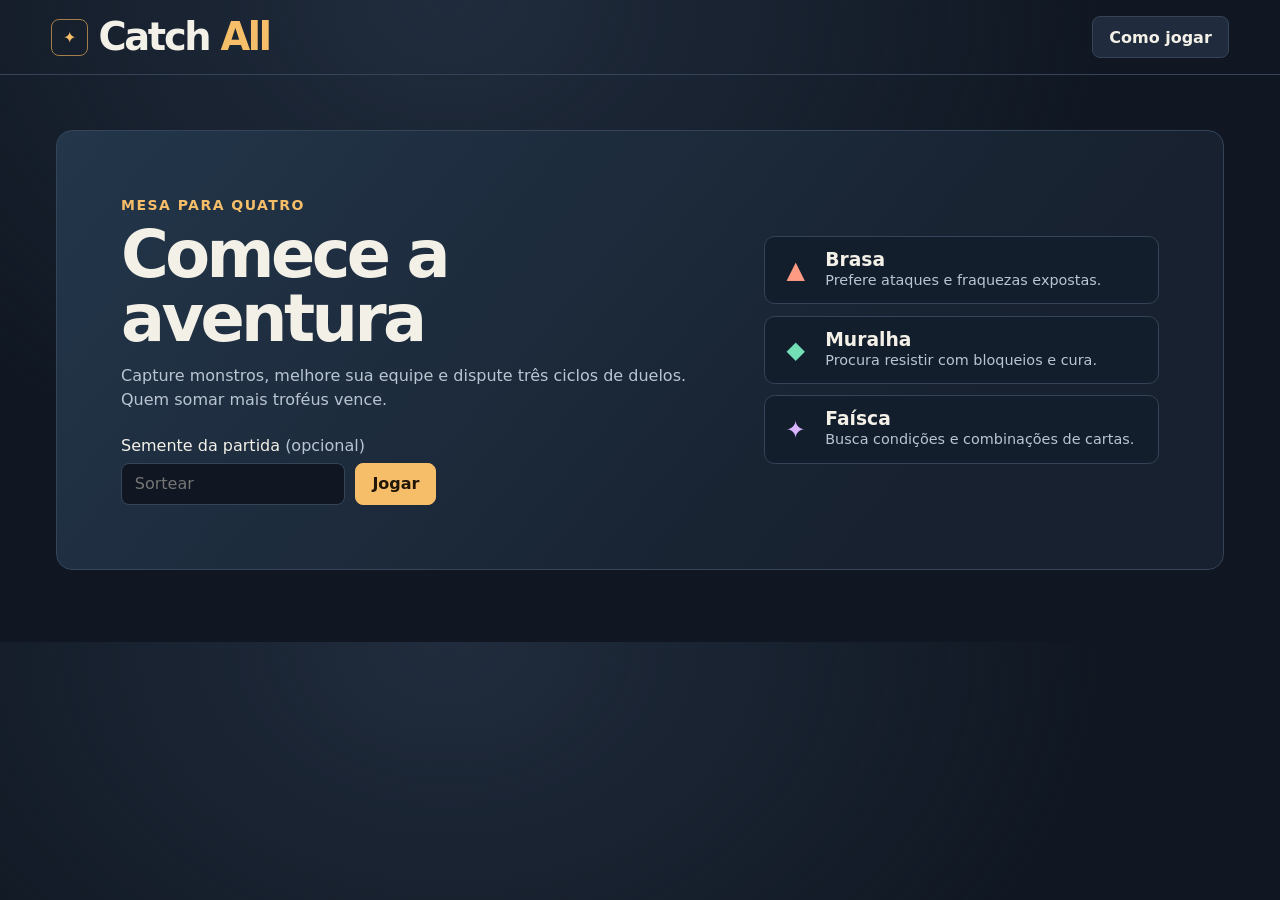
<file: prototipo/index.html>
<!doctype html>
<html lang="pt-BR">
  <head>
    <meta charset="utf-8">
    <meta name="viewport" content="width=device-width, initial-scale=1">
    <meta name="theme-color" content="#101722">
    <title>Catch All · Mesa de jogo</title>
    <link rel="stylesheet" href="./estilo.css">
  </head>
  <body>
    <header class="cabecalho">
      <div class="marca"><span class="marca-icone" aria-hidden="true">✦</span><h1>Catch <em>All</em></h1></div>
      <div class="cabecalho-acoes">
        <button id="abrir-regras" class="botao-secundario" type="button">Como jogar</button>
        <button id="nova-partida" class="botao-secundario" type="button" hidden>Nova partida</button>
      </div>
    </header>
    <main class="pagina">
      <section id="entrada" class="entrada" aria-labelledby="titulo-entrada">
        <div class="entrada-conteudo">
          <p class="rotulo">Mesa para quatro</p>
          <h2 id="titulo-entrada">Comece a aventura</h2>
          <p>Capture monstros, melhore sua equipe e dispute três ciclos de duelos. Quem somar mais troféus vence.</p>
          <form id="configuracao">
            <label for="semente">Semente da partida <span>(opcional)</span></label>
            <div class="iniciar">
              <input id="semente" name="semente" type="text" inputmode="numeric" pattern="[0-9]{1,10}" maxlength="10" placeholder="Sortear">
              <button id="comecar" type="submit" class="botao-primario" disabled>Jogar</button>
            </div>
          </form>
          <p id="carregamento" role="status">Carregando cartas…</p>
        </div>
        <div class="perfis" aria-label="Seus rivais">
          <article class="perfil perfil-brasa"><span aria-hidden="true">▲</span><div><h3>Brasa</h3><p>Prefere ataques e fraquezas expostas.</p></div></article>
          <article class="perfil perfil-muralha"><span aria-hidden="true">◆</span><div><h3>Muralha</h3><p>Procura resistir com bloqueios e cura.</p></div></article>
          <article class="perfil perfil-faisca"><span aria-hidden="true">✦</span><div><h3>Faísca</h3><p>Busca condições e combinações de cartas.</p></div></article>
        </div>
      </section>
      <div id="partida" hidden>
        <section id="placar" class="placar" aria-label="Placar da partida"></section>
        <div class="mesa">
          <section id="area-jogo" class="painel arena" aria-label="Mesa de jogo"></section>
          <aside class="lateral" aria-label="Equipe e histórico">
            <section id="equipe" class="painel equipe" aria-label="Sua equipe"></section>
            <section id="historico" class="painel historico" aria-label="Histórico da partida"></section>
          </aside>
        </div>
      </div>
      <p id="aviso" class="aviso" role="alert" hidden></p>
      <p id="fase-anunciada" class="sr" aria-live="polite"></p>
    </main>
    <dialog id="regras">
      <form method="dialog"><button class="botao-secundario fechar" type="submit">Fechar</button></form>
      <h2>Como jogar</h2>
      <p>Escolha um treinador, um monstro inicial e uma trilha. A cada ciclo, você tenta capturar um monstro e ganha uma melhoria ao capturá-lo. O d6 de captura precisa dar 3 ou mais.</p>
      <p>Escolha um monstro antes de cada rodada. Os dois combatentes são revelados juntos. Após uma rodada com vencedor, ambos ficam indisponíveis até o fim do duelo. Se empatar, vocês podem mantê-los ou trocar.</p>
      <p>No primeiro ciclo, uma vitória de rodada decide o duelo. Nos ciclos seguintes, vence quem ganhar duas rodadas.</p>
      <p>Escolha uma carta por turno. As duas ações são reveladas juntas, salvo quando Rastreado altera a ordem. Quando uma mão acabar, as duas são repostas.</p>
      <p>Ataques somam ofensiva e d6, subtraem defesa e ganham 1 de dano se o rival tiver fraqueza. Um bloqueio integral impede o dano do ataque; um bloqueio parcial impede metade desse dano, arredondada para baixo. Efeitos de dano direto são resolvidos separadamente.</p>
      <p>Quando alguém fica sem cartas na mão, ambos recolhem suas cartas e adicionam uma ficha à rodada. O bônus total de ofensiva para os dois monstros é +1, +2, +4, +6 e assim por diante. O novo bônus vale a partir do próximo turno.</p>
      <p>Em caso de empate no placar final, os líderes disputam duelos de desempate.</p>
    </dialog>
    <script type="module" src="./interface/app.mjs"></script>
  </body>
</html>
</file>
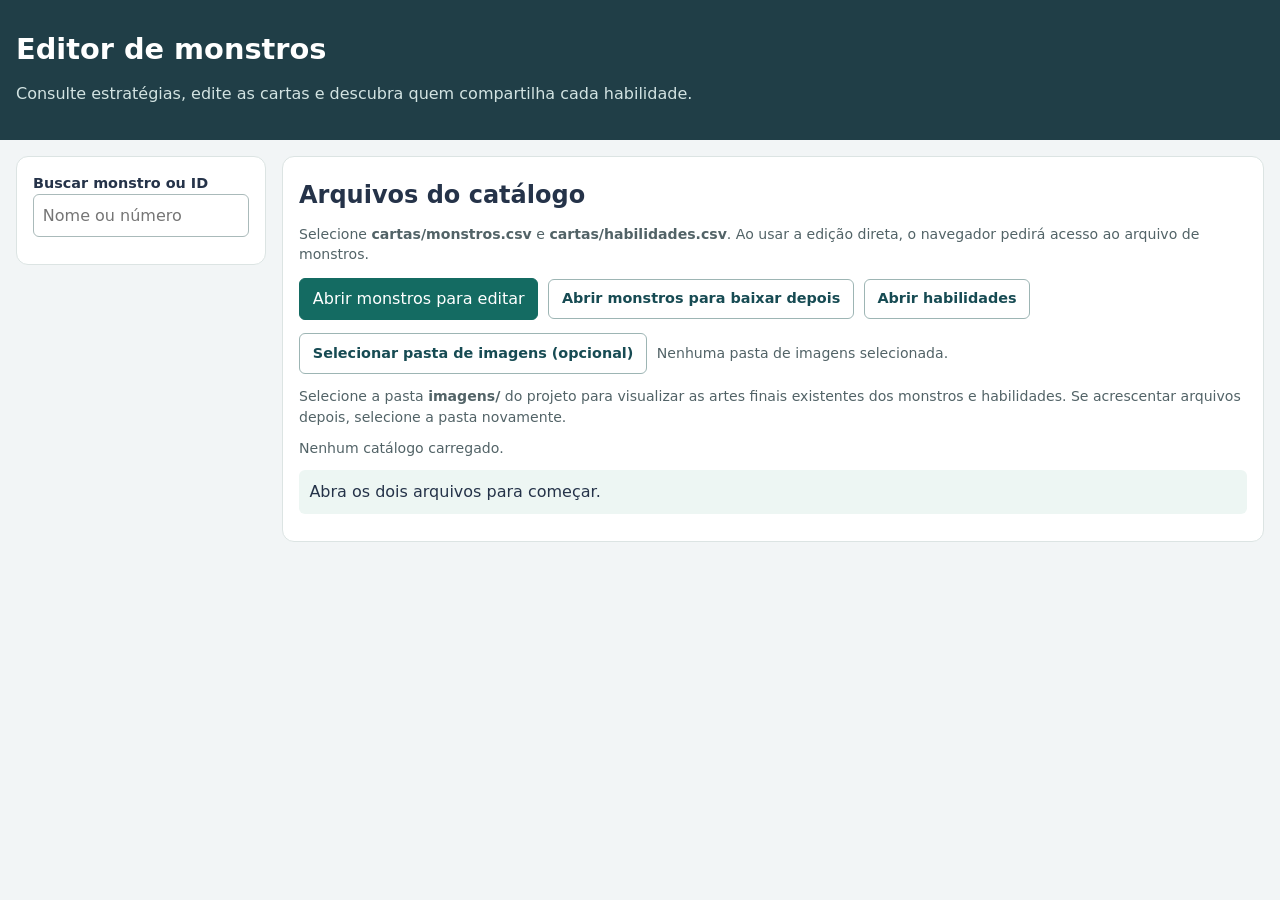
<file: editor/monstros.html>
<!doctype html>
<html lang="pt-BR">
<head>
<meta charset="utf-8">
<meta name="viewport" content="width=device-width,initial-scale=1">
<title>Editor de monstros · Catch All</title>
<style>
:root{font-family:system-ui,sans-serif;color:#253349;background:#f2f5f6;line-height:1.45}*{box-sizing:border-box}body{margin:0}header{padding:1.5rem max(1rem,calc((100vw - 1400px)/2));background:#203e47;color:white}h1,h2,h3,p{margin:.3rem 0 .7rem}h1{font-size:1.8rem}header p{color:#d2e3e2}.layout{display:grid;grid-template-columns:250px minmax(0,1fr);gap:1rem;max-width:1400px;margin:1rem auto;padding:0 1rem}aside,section{background:white;border:1px solid #dce4e3;border-radius:12px;padding:1rem;min-width:0}aside{align-self:start;position:sticky;top:1rem;max-height:calc(100vh - 2rem);display:flex;flex-direction:column}.lista{overflow:auto;display:grid;gap:.15rem;margin-top:.7rem}.lista button{text-align:left;border:0;background:transparent;padding:.45rem;border-radius:5px;color:#174b53}.lista button[aria-current=true]{background:#d8efea;font-weight:700}main{display:grid;gap:1rem}.flex{display:flex;gap:.6rem;flex-wrap:wrap;align-items:center}.espaco{justify-content:space-between}.acoes{margin:.8rem 0}.grid{display:grid;grid-template-columns:repeat(auto-fit,minmax(180px,1fr));gap:.75rem}.campo{display:grid;gap:.25rem}.largo{grid-column:1/-1}label{font-weight:600;font-size:.9rem}input,textarea,button{font:inherit}input,textarea{width:100%;border:1px solid #aababa;border-radius:6px;padding:.55rem;color:#20303c;background:white}textarea{min-height:4.4rem;resize:vertical}button,.arquivo{border:1px solid #9db5b4;border-radius:6px;padding:.55rem .8rem;cursor:pointer;background:#fff;color:#174b53}.primario{background:#146b62;color:white;border-color:#146b62}button:disabled{opacity:.45;cursor:not-allowed}.arquivo input{display:none}.nota{font-size:.88rem;color:#526367}.estado{padding:.65rem;background:#edf6f3;border-radius:6px;white-space:pre-wrap}.erro{background:#fff0ec;color:#9b3020}.habilidade{border-top:1px solid #e2e9e7;padding:.8rem 0}.habilidade p{margin:.25rem 0}.links{display:flex;flex-wrap:wrap;gap:.25rem .65rem}a{color:#086b6b}.sutil{color:#607575;font-size:.85rem}.oculto{display:none}@media(max-width:700px){.layout{grid-template-columns:1fr}aside{position:static;max-height:230px}.grid{grid-template-columns:repeat(2,minmax(0,1fr))}header{padding:1rem}}
</style>
<style>
.previa-imagem{display:block;max-width:100%;width:190px;max-height:230px;object-fit:contain;border-radius:8px;margin:.5rem 0}.previa-habilidade{width:110px;max-height:130px}.previa-imagem[hidden]{display:none}
</style>
</head>
<body>
<header><h1>Editor de monstros</h1><p>Consulte estratégias, edite as cartas e descubra quem compartilha cada habilidade.</p></header>
<div class="layout">
<aside><label for="busca">Buscar monstro ou ID</label><input id="busca" type="search" placeholder="Nome ou número"><nav id="lista" class="lista" aria-label="Monstros"></nav></aside>
<main>
<section>
<h2>Arquivos do catálogo</h2>
<p class="nota">Selecione <strong>cartas/monstros.csv</strong> e <strong>cartas/habilidades.csv</strong>. Ao usar a edição direta, o navegador pedirá acesso ao arquivo de monstros.</p>
<div class="flex acoes"><button id="abrir-direto" class="primario" type="button">Abrir monstros para editar</button><label class="arquivo">Abrir monstros para baixar depois<input id="abrir-monstros" type="file" accept=".csv,text/csv"></label><label class="arquivo">Abrir habilidades<input id="abrir-habilidades" type="file" accept=".csv,text/csv"></label></div>
<div class="flex acoes"><label class="arquivo">Selecionar pasta de imagens (opcional)<input id="abrir-imagens" type="file" webkitdirectory multiple></label><span id="estado-imagens" class="nota">Nenhuma pasta de imagens selecionada.</span></div>
<p class="nota">Selecione a pasta <strong>imagens/</strong> do projeto para visualizar as artes finais existentes dos monstros e habilidades. Se acrescentar arquivos depois, selecione a pasta novamente.</p>
<p id="arquivos" class="nota">Nenhum catálogo carregado.</p><p id="status" class="estado" role="status" aria-live="polite">Abra os dois arquivos para começar.</p>
</section>
<section id="editor" class="oculto">
<div class="flex espaco"><div><p class="sutil" id="posicao"></p><h2 id="titulo"></h2></div><div class="flex"><button id="anterior" type="button">← Anterior</button><button id="proximo" type="button">Próximo →</button></div></div>
<p class="nota">As alterações permanecem na sessão enquanto você navega. Salve para gravá-las no CSV. Os textos de passivas não alteram automaticamente a lógica do motor.</p>
<div id="imagem-monstro"></div>
<form id="formulario" class="grid" autocomplete="off"></form>
<div class="flex acoes"><button id="salvar" class="primario" type="button">Salvar CSV</button><span id="alteracoes" class="nota"></span></div>
<p class="nota">Em melhorias, use <code>habilidade:ID</code> e <code>evolucao:ID</code>, separados por <code>|</code>. Para habilidades inatas, tipos e fraquezas, separe os valores por <code>|</code>. Alterações em IDs e passivas podem exigir mudanças no motor e em outras cartas.</p>
</section>
<section id="painel-habilidades" class="oculto"><h2>Habilidades do monstro</h2><p class="nota">Inclui habilidades inatas, desbloqueáveis e herdadas. Os nomes apontam para os monstros que podem ter a mesma habilidade.</p><div id="habilidades"></div></section>
</main></div>
<script>
'use strict';
// O CSV aceita vírgulas, aspas duplicadas e quebras de linha dentro de campos.
function lerCsv(texto){let linhas=[],linha=[],campo='',estado='aberto';texto=texto.replace(/^\uFEFF/,'');function campoFim(){linha.push(campo);campo='';estado='aberto'}function linhaFim(){campoFim();if(linha.length>1||linha[0]!=='')linhas.push(linha);linha=[]}for(let i=0;i<texto.length;i++){let c=texto[i];if(estado==='aspas'){if(c==='"'){if(texto[i+1]==='"'){campo+='"';i++}else estado='fechado'}else campo+=c}else if(c===',')campoFim();else if(c==='\r'||c==='\n'){linhaFim();if(c==='\r'&&texto[i+1]==='\n')i++}else if(c==='"'&&estado==='aberto'&&campo==='')estado='aspas';else if(c==='"'||estado==='fechado')throw Error('Aspas inválidas no CSV.');else campo+=c}if(estado==='aspas')throw Error('Campo sem fechamento de aspas.');if(linha.length||campo||estado==='fechado')linhaFim();let [colunas,...dados]=linhas;if(!colunas||new Set(colunas).size!==colunas.length||colunas.includes(''))throw Error('Cabeçalho inválido.');return {colunas,linhas:dados.map((v,i)=>{if(v.length!==colunas.length)throw Error('Número de campos inválido na linha '+(i+2)+'.');return Object.fromEntries(colunas.map((c,j)=>[c,v[j]]))})}}
function gerarCsv(tabela){const esc=v=>{v=String(v??'');return /[",\r\n]/.test(v)?'"'+v.replaceAll('"','""')+'"':v};return [tabela.colunas,...tabela.linhas.map(l=>tabela.colunas.map(c=>l[c]??''))].map(l=>l.map(esc).join(',')).join('\n')+'\n'}
const $=id=>document.getElementById(id), estado={monstros:null,habilidades:null,indice:0,handle:null,original:'',sujo:false,imagens:new Map(),urlsImagens:new Map()};
const rotulos={id_monstro:'ID',nome_monstro:'Nome',energia:'Energia',ofensiva:'Ofensiva',defesa:'Defesa',passiva_monstro:'Passiva',melhorias_monstro:'Melhorias em ordem',verso_monstro:'ID do verso',descricao_monstro:'Descrição',tipo:'Tipos',fraquezas:'Fraquezas',trilha:'Trilha',funcao_setup:'Papel no jogo',habilidades_inatas:'Habilidades inatas',estrategia_monstro:'Estratégia',imagem:'Caminho da imagem final'};
const longos=new Set(['passiva_monstro','melhorias_monstro','descricao_monstro','estrategia_monstro']);
function avisar(msg,erro=false){$('status').textContent=msg;$('status').classList.toggle('erro',erro)}
function limparUrlsImagens(){for(const url of estado.urlsImagens.values())URL.revokeObjectURL(url);estado.urlsImagens.clear()}
function carregarImagens(arquivos){const imagens=new Map();for(const arquivo of arquivos){const partes=(arquivo.webkitRelativePath||'').split('/');if(partes.length<3)continue;const caminho=partes.slice(1).join('/');if(/^(monstros|habilidades)\/\d+\.png$/.test(caminho))imagens.set(caminho,arquivo)}limparUrlsImagens();estado.imagens=imagens;$('estado-imagens').textContent=`Pasta selecionada · ${imagens.size} imagem(ns) final(is) encontrada(s).`;atualizar()}
function previaImagem(caminho,nome,classe=''){const arquivo=estado.imagens.get(caminho);if(!arquivo)return null;let url=estado.urlsImagens.get(caminho);if(!url){url=URL.createObjectURL(arquivo);estado.urlsImagens.set(caminho,url)}const img=document.createElement('img');img.className='previa-imagem '+classe;img.alt='Ilustração de '+nome;img.hidden=true;img.addEventListener('load',()=>{img.hidden=false});img.addEventListener('error',()=>{img.hidden=true});img.src=url;return img}
function exibirImagemMonstro(m){const painel=$('imagem-monstro');painel.replaceChildren();const img=previaImagem(m.imagem,m.nome_monstro);if(img)painel.append(img)}
function exigirColunas(t,colunas){for(const c of colunas)if(!t.colunas.includes(c))throw Error('Coluna ausente: '+c)}
function temAlteracoes(){return estado.sujo&&!confirm('Existem alterações não salvas. Deseja descartá-las?')}
function carregarMonstros(texto,handle){const t=lerCsv(texto);exigirColunas(t,['id_monstro','nome_monstro','melhorias_monstro','habilidades_inatas','verso_monstro','funcao_setup']);if(!t.linhas.length)throw Error('O CSV não contém monstros.');estado.monstros=t;estado.indice=0;estado.original=texto;estado.handle=handle;estado.sujo=false;atualizar()}
function carregarHabilidades(texto){const t=lerCsv(texto);exigirColunas(t,['id_habilidade','nome_habilidade','efeito','tag']);estado.habilidades=t;atualizar()}
function habilidadesDo(m,visitados=new Set()){if(!m||visitados.has(m.id_monstro))return new Map();visitados.add(m.id_monstro);let r=new Map();if(m.funcao_setup==='evolucao'){let origem=estado.monstros.linhas.find(x=>x.id_monstro===m.verso_monstro);if(origem){let ate=origem.melhorias_monstro.split('|').findIndex(s=>s==='evolucao:'+m.id_monstro);if(ate>=0){for(const [id] of habilidadesDo({...origem,melhorias_monstro:origem.melhorias_monstro.split('|').slice(0,ate).join('|')},visitados))r.set(id,'Herdada')}}}for(const id of (m.habilidades_inatas?m.habilidades_inatas.split('|'):[]))r.set(id,'Inata');for(const parte of m.melhorias_monstro.split('|')){const hit=/^habilidade:(\d+)$/.exec(parte);if(hit&&!r.has(hit[1]))r.set(hit[1],'Melhoria')}return r}
function ordem(){return estado.monstros.linhas.map((m,i)=>({m,i})).sort((a,b)=>Number(a.m.id_monstro)-Number(b.m.id_monstro)||a.i-b.i)}
function navegar(i){estado.indice=i;atualizar();$('editor').scrollIntoView({behavior:'smooth',block:'start'})}
function atualizarLista(){const lista=$('lista');lista.replaceChildren();if(!estado.monstros)return;const filtro=$('busca').value.toLocaleLowerCase('pt-BR');for(const {m,i} of ordem()){if(!(m.id_monstro+' '+m.nome_monstro).toLocaleLowerCase('pt-BR').includes(filtro))continue;const b=document.createElement('button');b.type='button';b.textContent=m.id_monstro+' · '+m.nome_monstro;b.setAttribute('aria-current',String(i===estado.indice));b.addEventListener('click',()=>navegar(i));lista.append(b)}}
function exibirHabilidades(){const painel=$('habilidades');painel.replaceChildren();if(!estado.habilidades){painel.textContent='Abra habilidades.csv para ver efeitos e compartilhamento.';return}const m=estado.monstros.linhas[estado.indice],cartas=habilidadesDo(m);if(!cartas.size){painel.textContent='Este monstro não tem habilidades próprias registradas.';return}for(const [id,origem] of cartas){const h=estado.habilidades.linhas.find(x=>x.id_habilidade===id);const bloco=document.createElement('article');bloco.className='habilidade';const titulo=document.createElement('h3');titulo.textContent=(h?.nome_habilidade??'Habilidade desconhecida')+' · '+id+' · '+origem;const efeito=document.createElement('p');efeito.textContent=h?.efeito??'Confira o ID informado no CSV.';const desc=document.createElement('p');desc.className='sutil';desc.textContent='Monstros com esta habilidade:';const links=document.createElement('div');links.className='links';for(const {m:outro,i} of ordem()){if(!habilidadesDo(outro).has(id))continue;const a=document.createElement('a');a.href='#editor';a.textContent=outro.nome_monstro+' ('+outro.id_monstro+')';a.addEventListener('click',e=>{e.preventDefault();navegar(i)});links.append(a)}bloco.append(titulo,efeito,desc,links);const img=previaImagem(h?.imagem,h?.nome_habilidade??'habilidade','previa-habilidade');if(img)bloco.append(img);painel.append(bloco)}}
function atualizar(){const pronto=!!estado.monstros;$('editor').classList.toggle('oculto',!pronto);$('painel-habilidades').classList.toggle('oculto',!pronto);$('arquivos').textContent=(pronto?'Monstros: '+estado.monstros.linhas.length+' registros'+(estado.handle?' · gravação direta':' · download'):'Monstros: não carregados')+' | Habilidades: '+(estado.habilidades?estado.habilidades.linhas.length+' registros':'não carregadas');atualizarLista();if(!pronto)return;const m=estado.monstros.linhas[estado.indice],ord=ordem(),pos=ord.findIndex(x=>x.i===estado.indice);$('titulo').textContent=m.nome_monstro+' · ID '+m.id_monstro;exibirImagemMonstro(m);$('posicao').textContent='Monstro '+(pos+1)+' de '+ord.length;$('anterior').disabled=pos===0;$('proximo').disabled=pos===ord.length-1;$('alteracoes').textContent=estado.sujo?'Há alterações não salvas.':'Nenhuma alteração pendente.';const form=$('formulario');form.replaceChildren();for(const campo of estado.monstros.colunas){const div=document.createElement('div');div.className='campo'+(longos.has(campo)?' largo':'');const label=document.createElement('label');label.htmlFor='campo-'+campo;label.textContent=rotulos[campo]??campo;const input=document.createElement(longos.has(campo)?'textarea':'input');input.id=label.htmlFor;input.value=m[campo];input.addEventListener('input',()=>{m[campo]=input.value;estado.sujo=true;$('alteracoes').textContent='Há alterações não salvas.';$('titulo').textContent=m.nome_monstro+' · ID '+m.id_monstro;atualizarLista();if(campo==='imagem'||campo==='nome_monstro')exibirImagemMonstro(m);exibirHabilidades()});div.append(label,input);form.append(div)}exibirHabilidades()}
function validar(){const mons=estado.monstros.linhas,ids=new Set(),skillIds=new Set((estado.habilidades?.linhas??[]).filter(h=>h.tag==='monstro').map(h=>h.id_habilidade));for(const m of mons){if(!/^[1-9]\d*$/.test(m.id_monstro)||ids.has(m.id_monstro))throw Error('IDs devem ser inteiros positivos e únicos: '+m.id_monstro);ids.add(m.id_monstro);if(!m.nome_monstro.trim())throw Error('Um monstro está sem nome.');for(const c of ['energia','ofensiva','defesa'])if(c in m&&(!/^\d+$/.test(m[c])||(c==='energia'&&+m[c]<1)))throw Error('Valor inválido em '+c+' de '+m.nome_monstro+'.');for(const p of (m.melhorias_monstro?m.melhorias_monstro.split('|'):[])){const hit=/^(habilidade|evolucao):(\d+)$/.exec(p);if(!hit)throw Error('Melhoria inválida em '+m.nome_monstro+': '+p);if(hit[1]==='habilidade'&&estado.habilidades&&!skillIds.has(hit[2]))throw Error('Habilidade de monstro inexistente: '+hit[2])}for(const id of (m.habilidades_inatas?m.habilidades_inatas.split('|'):[]))if(!/^\d+$/.test(id)||(estado.habilidades&&!skillIds.has(id)))throw Error('Habilidade inata inválida em '+m.nome_monstro+': '+id)}for(const m of mons){if('tipo' in m&&!m.tipo)throw Error('Tipo ausente em '+m.nome_monstro+'.');if('fraquezas' in m&&!m.fraquezas)throw Error('Fraqueza ausente em '+m.nome_monstro+'.');if(!['inicial','capturavel','evolucao'].includes(m.funcao_setup)||Boolean(m.trilha)!==(m.funcao_setup==='capturavel'))throw Error('Papel ou trilha inválida em '+m.nome_monstro+'.');const verso=mons.find(x=>x.id_monstro===m.verso_monstro);if(m.verso_monstro&&(!verso||verso.verso_monstro!==m.id_monstro))throw Error('Verso inexistente ou não recíproco em '+m.nome_monstro+'.');for(const p of m.melhorias_monstro.split('|'))if(p.startsWith('evolucao:')&&(!verso||p.slice(9)!==m.verso_monstro||verso.funcao_setup!=='evolucao'))throw Error('Evolução inválida em '+m.nome_monstro+'.')}}
$('abrir-direto').hidden=!('showOpenFilePicker' in window);$('abrir-direto').addEventListener('click',async()=>{if(temAlteracoes())return;try{const [h]=await window.showOpenFilePicker({multiple:false,types:[{description:'CSV',accept:{'text/csv':['.csv']}}]});const f=await h.getFile();carregarMonstros(await f.text(),h);avisar('Monstros carregados. Selecione também habilidades.csv.')}catch(e){if(e.name!=='AbortError')avisar(e.message,true)}});
$('abrir-monstros').addEventListener('change',async e=>{const f=e.target.files[0];if(!f)return;if(temAlteracoes()){e.target.value='';return}try{carregarMonstros(await f.text(),null);avisar('Monstros carregados. O botão Salvar fará o download do CSV.')}catch(err){avisar(err.message,true)}e.target.value=''});
$('abrir-imagens').addEventListener('change',e=>{if(e.target.files.length)carregarImagens(e.target.files);e.target.value=''});
$('abrir-habilidades').addEventListener('change',async e=>{const f=e.target.files[0];if(!f)return;try{carregarHabilidades(await f.text());avisar('Habilidades carregadas.')}catch(err){avisar(err.message,true)}e.target.value=''});
$('salvar').addEventListener('click',async()=>{try{validar();const csv=gerarCsv(estado.monstros);if(estado.handle){const atual=await (await estado.handle.getFile()).text();if(atual!==estado.original)throw Error('O arquivo foi alterado fora do editor. Para evitar sobrescrever mudanças, recarregue-o antes de salvar.');const gravacao=await estado.handle.createWritable();await gravacao.write(csv);await gravacao.close();estado.original=csv;estado.sujo=false;avisar('CSV atualizado no arquivo selecionado.')}else{const url=URL.createObjectURL(new Blob([csv],{type:'text/csv;charset=utf-8'}));const a=document.createElement('a');a.href=url;a.download='monstros.csv';a.click();setTimeout(()=>URL.revokeObjectURL(url),1000);estado.sujo=false;avisar('CSV baixado. Substitua cartas/monstros.csv pelo arquivo baixado para atualizar o jogo.')}atualizar()}catch(err){avisar(err.message,true)}});
$('busca').addEventListener('input',atualizarLista);$('anterior').addEventListener('click',()=>{const ord=ordem(),pos=ord.findIndex(x=>x.i===estado.indice);if(pos>0)navegar(ord[pos-1].i)});$('proximo').addEventListener('click',()=>{const ord=ordem(),pos=ord.findIndex(x=>x.i===estado.indice);if(pos<ord.length-1)navegar(ord[pos+1].i)});window.addEventListener('beforeunload',e=>{if(estado.sujo){e.preventDefault();e.returnValue=''}});
</script>
</body>
</html>
</file>
<file: prototipo/estilo.css>
:root {
  color-scheme: dark;
  font-family: "Trebuchet MS", system-ui, sans-serif;
  --fundo: #101722;
  --painel: #182332;
  --linha: #354459;
  --texto: #f3f0e7;
  --suave: #bac5d2;
  --ouro: #f6be69;
  --verde: #72dfb7;
  --brasa: #ff9b83;
  --azul: #83cffa;
  --faísca: #d9b5ff;
}

*, *::before, *::after { box-sizing: border-box; }
[hidden] { display: none !important; }
body { margin: 0; background: radial-gradient(ellipse at 35% 0%, #202c3d, transparent 41rem), var(--fundo); color: var(--texto); }
button, input { font: inherit; }
button { cursor: pointer; color: inherit; }
button:disabled { cursor: wait; opacity: .5; }
button:focus-visible, input:focus-visible, summary:focus-visible { outline: 3px solid var(--azul); outline-offset: 4px; }
h1, h2, h3, p { margin: 0; }
p { line-height: 1.5; }
::selection { background: var(--ouro); color: #181310; }

.cabecalho { display: flex; align-items: center; justify-content: space-between; gap: 1rem; padding: 1rem 4vw; border-bottom: 1px solid var(--linha); }
.marca { display: flex; align-items: center; gap: .65rem; }
.marca h1 { font-size: clamp(1.6rem, 3.3vw, 2.4rem); line-height: 1; letter-spacing: -.06em; font-weight: 900; white-space: nowrap; }
.marca em { color: var(--ouro); font-style: normal; }
.marca-icone { display: grid; place-items: center; width: 2.3rem; height: 2.3rem; border: 1px solid #a47e49; color: var(--ouro); border-radius: .5rem; }
.cabecalho-acoes, .iniciar { display: flex; align-items: center; gap: .65rem; flex-wrap: wrap; }
.botao-secundario, .botao-primario { min-height: 2.65rem; padding: .6rem 1rem; border: 1px solid var(--linha); border-radius: .5rem; font-weight: 750; }
.botao-secundario { background: #202c3d; }
.botao-secundario:hover { border-color: var(--ouro); }
.botao-primario { background: var(--ouro); color: #211608; border-color: var(--ouro); }
.botao-primario:hover { background: #ffcf89; }

.pagina { max-width: 88rem; padding: 1.4rem 3vw 2.5rem; margin: 0 auto; }
.entrada { display: grid; grid-template-columns: 1.5fr 1fr; gap: clamp(1rem, 4vw, 4rem); align-items: center; max-width: 73rem; margin: 2rem auto; min-height: 25rem; padding: clamp(1.35rem, 5vw, 4.4rem); border: 1px solid var(--linha); border-radius: 1rem; background: linear-gradient(130deg, #23364a, #17212f 75%); }
.entrada h2 { margin: .45rem 0 .8rem; font-size: clamp(2rem, 5.1vw, 4.4rem); letter-spacing: -.055em; line-height: .98; }
.entrada p { color: var(--suave); }
.rotulo, .etapa { text-transform: uppercase; letter-spacing: .105em; font-size: .875rem; font-weight: 800; }
.entrada .rotulo { color: var(--ouro); }
.entrada form { margin-top: 1.5rem; }
.entrada label { display: block; margin-bottom: .5rem; }
.entrada label span { color: var(--suave); }
.entrada input { background: var(--fundo); border: 1px solid var(--linha); border-radius: .5rem; color: var(--texto); padding: .6rem .8rem; width: min(14rem, 100%); min-height: 2.65rem; }
.entrada #carregamento { margin-top: .6rem; }
.perfis { display: grid; gap: .7rem; }
.perfil { display: grid; grid-template-columns: 2.3rem 1fr; gap: .7rem; align-items: center; background: #131e2d; border: 1px solid var(--linha); border-radius: .65rem; padding: .75rem; }
.perfil span { display: grid; place-items: center; font-size: 1.5rem; }
.perfil p { font-size: .9rem; }
.perfil-brasa span, .assento-1 .assento-icone { color: var(--brasa); }
.perfil-muralha span, .assento-2 .assento-icone { color: var(--verde); }
.perfil-faisca span, .assento-3 .assento-icone { color: var(--faísca); }

.placar { display: grid; grid-template-columns: repeat(4, minmax(0, 1fr)); gap: .7rem; margin-bottom: 1rem; }
.assento { display: grid; grid-template-columns: auto 1fr auto; align-items: center; gap: .55rem; min-width: 0; background: var(--painel); border: 1px solid var(--linha); border-radius: .65rem; padding: .65rem .8rem; }
.assento.na-vez { border-color: var(--ouro); }
.assento-icone { color: var(--ouro); }
.assento h2 { font-size: 1rem; }
.assento p { font-size: .875rem; line-height: 1.25; color: var(--suave); }
.trofeus { display: grid; justify-items: center; color: var(--ouro); }
.trofeus b { line-height: 1; font-size: 1.25rem; }
.trofeus span { font-size: .8rem; }
.mesa { display: grid; grid-template-columns: minmax(0, 2.6fr) minmax(16rem, 1fr); align-items: start; gap: 1rem; }
.painel { border: 1px solid var(--linha); border-radius: .75rem; background: var(--painel); padding: 1rem; min-width: 0; }
.arena { min-height: 26rem; padding: clamp(.85rem, 2.6vw, 1.75rem); }
.etapa { display: flex; justify-content: space-between; gap: .7rem; color: var(--ouro); border-bottom: 1px solid var(--linha); padding-bottom: .7rem; }
.etapa span:last-child { text-transform: none; letter-spacing: .015em; color: var(--suave); overflow-wrap: anywhere; text-align: end; }
.arena-titulo { margin: 1.15rem 0; }
.arena-titulo h2 { line-height: 1.13; font-size: clamp(1.45rem, 3vw, 2.35rem); letter-spacing: -.03em; }
.arena-titulo p { color: var(--suave); margin-top: .35rem; }
.escolhas { display: grid; grid-template-columns: repeat(auto-fit, minmax(min(100%, 12rem), 1fr)); gap: .65rem; }
.carta { display: grid; align-content: start; text-align: start; gap: .52rem; min-height: 6.3rem; padding: .82rem; background: linear-gradient(150deg, #293b50, #202d40); border: 1px solid #4b5e75; border-radius: .65rem; line-height: 1.35; }
.carta:hover { border-color: var(--ouro); background: linear-gradient(150deg, #334762, #26364b); }
.carta:active { border-color: var(--verde); }
.carta-nome { font-weight: 850; font-size: 1.08rem; }
.arte-carta { display: block; width: 100%; max-height: 12rem; object-fit: contain; border-radius: .4rem; }
.arte-carta[hidden] { display: none; }
.arte-carta.arte-condicao { display: inline-block; width: 2.5rem; max-height: 2.5rem; object-fit: cover; vertical-align: middle; margin-right: .3rem; }
.arte-carta.arte-condicao[hidden] { display: none; }
.carta-monstro .carta-nome { text-transform: capitalize; }
.carta-descricao { color: #e2e7e9; font-size: .9rem; line-height: 1.4; overflow-wrap: anywhere; }
.carta-texto { display: block; color: var(--suave); font-size: .91rem; overflow-wrap: anywhere; }
.destaque { color: var(--ouro); font-size: .9rem; font-weight: bold; }
.carta-condicao { display: block; font-size: .875rem; color: #ffdea8; border-top: 1px solid #536078; padding-top: .45rem; }
.carta-item { border-color: #9d7952; background: linear-gradient(145deg, #483725, #292731); }
.carta-trilha .terreno { color: var(--verde); font-size: 1.9rem; line-height: 1; }

.atributos { display: flex; gap: .55rem; flex-wrap: wrap; font-size: .875rem; color: var(--suave); font-variant-numeric: tabular-nums; }
.atributos b { color: var(--texto); }
.tipos { display: flex; flex-wrap: wrap; gap: .3rem; }
.tipo, .classe, .condicao { display: inline-flex; width: fit-content; align-items: center; gap: .25rem; padding: .18rem .42rem; border: 1px solid #53647e; border-radius: .32rem; color: #deebf4; background: #1b2636; font-size: .875rem; }
.tipo-Fogo { color: #ffb4a1; }
.tipo-Grama, .tipo-Inseto { color: #ade8bb; }
.tipo-Água, .tipo-Voador { color: #9ddcff; }
.tipo-Rocha, .tipo-Raio { color: #f2cd89; }
.tipo-Psíquico, .tipo-Noturno, .tipo-Fada, .condicao { color: #e4c7ff; }
.classe { color: var(--suave); }
.fraqueza { display: block; font-size: .875rem; color: #ffd0c2; }
.condicoes { display: flex; gap: .35rem; flex-wrap: wrap; margin-top: .45rem; }

.duelo-meta { display: flex; flex-wrap: wrap; justify-content: space-between; gap: .5rem; margin-bottom: .5rem; color: var(--suave); font-size: .9rem; }
.duelo-meta b { color: var(--ouro); }
.combatentes { display: grid; grid-template-columns: 1fr 1fr; gap: .65rem; margin-bottom: 1rem; }
.combatente { padding: .85rem; border: 1px solid var(--linha); border-radius: .65rem; background: #142436; }
.rival-combatente { background: #262537; }
.candidatos-rivais { margin-bottom: .7rem; }
.candidatos-rivais li { display: flex; flex-wrap: wrap; align-items: baseline; gap: .25rem .65rem; }
.candidatos-rivais li:last-child { border-bottom: 0; }
.combatente .rotulo { color: var(--suave); }
.combatente h3 { margin: .22rem 0 .45rem; font-size: clamp(1.1rem, 3vw, 1.8rem); overflow-wrap: anywhere; text-transform: capitalize; }
.energia-texto { display: flex; justify-content: space-between; margin: .65rem 0 .12rem; gap: .25rem; font-size: .875rem; }
progress { width: 100%; height: .75rem; border: 0; border-radius: .3rem; background: #374153; overflow: hidden; }
progress::-webkit-progress-bar { background: #374153; }
progress::-webkit-progress-value { background: var(--verde); }
progress::-moz-progress-bar { background: var(--verde); }
.rival-combatente progress::-webkit-progress-value { background: var(--brasa); }
.rival-combatente progress::-moz-progress-bar { background: var(--brasa); }
.combatente-meta { color: var(--suave); font-size: .875rem; margin: .3rem 0; }
.passiva { font-size: .875rem; color: var(--suave); margin-top: .4rem; }
.passiva summary, .lista-equipe summary { cursor: pointer; }
.passiva p { margin-top: .3rem; }
.aviso-turno { margin-bottom: .7rem; border-left: 3px solid var(--faísca); padding: .45rem .65rem; background: #322b45; }
.jogadas-recentes { display: flex; gap: .3rem .65rem; flex-wrap: wrap; align-items: baseline; padding: .5rem .65rem; margin-bottom: .65rem; border: 1px solid var(--linha); border-radius: .4rem; color: var(--suave); font-size: .875rem; }
.jogadas-recentes b { color: var(--ouro); }
.sequencia-combate { position: absolute; inset: 0; z-index: 4; display: grid; align-content: center; gap: 1.2rem; padding: clamp(1rem, 4vw, 2.5rem); border-radius: .75rem; background: #0c1727f5; }
.arena { position: relative; }
.sequencia-cabecalho { display: flex; justify-content: space-between; align-items: center; gap: 1rem; color: var(--ouro); font-weight: 800; text-transform: uppercase; letter-spacing: .08em; }
.sequencia-lutadores { display: grid; grid-template-columns: repeat(2, minmax(0, 1fr)); gap: .8rem; }
.sequencia-lutador { display: grid; gap: .5rem; padding: 1rem; border: 1px solid var(--linha); border-radius: .7rem; background: #1b3045; }
.sequencia-lutador:nth-child(2) { background: #382b3a; }
.sequencia-lutador strong { font-size: clamp(1.1rem, 3vw, 1.6rem); text-transform: capitalize; overflow-wrap: anywhere; }
.sequencia-energia { color: var(--suave); font-variant-numeric: tabular-nums; }
.sequencia-trilho { height: .85rem; border-radius: 1rem; overflow: hidden; background: #0d1725; }
.sequencia-trilho span { display: block; height: 100%; background: var(--verde); transition: width .6s ease-out; }
.sequencia-lutador:nth-child(2) .sequencia-trilho span { background: var(--brasa); }
.sequencia-evento { min-height: 8rem; display: flex; flex-wrap: wrap; align-items: center; justify-content: center; gap: .8rem; text-align: center; font-size: clamp(1.05rem, 2.5vw, 1.35rem); }
.dado-animado { display: inline-block; color: var(--ouro); font-size: 5rem; line-height: 1; animation: dado-rolando .18s linear infinite alternate; }
.dado-revelado { animation: dado-revela .3s ease-out both; }
.recebeu-dano { animation: impacto .42s ease; }
.recebeu-cura { animation: cura .6s ease; }
.nocauteado { animation: queda .75s ease-in forwards; }
.ko { display: inline-block; color: #ffbd84; font-size: clamp(2.4rem, 9vw, 5rem); letter-spacing: .05em; text-shadow: 0 .1em 0 #a43839; animation: entrada-ko .45s ease-out both; }
@keyframes dado-rolando { from { transform: translateY(-.3rem) rotate(-18deg) scale(.9); } to { transform: translateY(.3rem) rotate(18deg) scale(1.1); } }
@keyframes dado-revela { from { transform: scale(1.4) rotate(-12deg); } to { transform: scale(1) rotate(0); } }
@keyframes impacto { 25% { transform: translateX(-.5rem); border-color: #ff856a; } 55% { transform: translateX(.5rem); } }
@keyframes cura { 50% { border-color: var(--verde); box-shadow: 0 0 1.5rem #83db9a80; } }
@keyframes queda { to { opacity: .4; transform: translateY(1rem) rotate(-3deg); filter: grayscale(1); } }
@keyframes entrada-ko { from { opacity: 0; transform: scale(1.6); } to { opacity: 1; transform: scale(1); } }
@media (prefers-reduced-motion: reduce) {
  .sequencia-combate *, .sequencia-combate *::before, .sequencia-combate *::after { animation-duration: .01ms !important; animation-iteration-count: 1 !important; transition-duration: .01ms !important; }
}
.cartas-usadas { display: flex; flex-wrap: wrap; align-items: baseline; gap: .35rem .65rem; margin-bottom: .65rem; padding: .5rem .65rem; border: 1px solid var(--linha); border-radius: .4rem; font-size: .875rem; }
.cartas-usadas h3 { font-size: inherit; color: var(--ouro); }
.cartas-usadas p { color: var(--suave); }
.cartas-usadas ul { display: flex; flex-wrap: wrap; gap: .3rem; list-style: none; margin: 0; padding: 0; }
.cartas-usadas li { padding: .15rem .4rem; border: 1px solid var(--linha); border-radius: .32rem; overflow-wrap: anywhere; }

.lateral { display: grid; gap: .8rem; }
.lateral h2 { font-size: 1.12rem; margin-bottom: .55rem; }
.lateral h3 { font-size: .97rem; margin: .9rem 0 .35rem; }
.lateral p { color: var(--suave); font-size: .9rem; }
.lista-equipe, .lista-itens, .eventos { list-style: none; margin: 0; padding: 0; }
.lista-equipe li, .lista-itens li { border-bottom: 1px solid var(--linha); padding: .36rem 0; }
.lista-equipe summary .classe { margin-left: .3rem; }
.detalhe-monstro { display: grid; gap: .35rem; margin: .36rem 0; }
.abas-historico { display: flex; gap: .4rem; margin-bottom: .45rem; }
.abas-historico button { flex: 1; min-height: 2.4rem; padding: .3rem .5rem; background: #273448; border: 1px solid var(--linha); border-radius: .4rem; font-size: .9rem; }
.abas-historico button[aria-pressed=true] { border-color: var(--ouro); color: var(--ouro); }
.eventos { max-height: 23rem; overflow: auto; }
.eventos li { display: flex; align-items: baseline; gap: .45rem; border-top: 1px solid var(--linha); padding: .4rem 0; font-size: .88rem; color: var(--suave); }
.eventos .evento-forte { color: var(--texto); font-weight: 700; }
.turno-log { display: inline-grid; place-items: center; min-width: 1.6rem; border-radius: .25rem; background: #2a3b52; color: var(--azul); padding: 0 .12rem; }
.classificacao { list-style: none; padding: 0; }
.classificacao li { display: flex; justify-content: space-between; gap: 1rem; padding: .5rem 0; border-bottom: 1px solid var(--linha); }
.aviso { padding: .65rem; margin-top: 1rem; border: 1px solid var(--brasa); border-radius: .4rem; color: #ffd0c2; }
dialog { width: min(42rem, 94vw); border: 1px solid var(--linha); border-radius: .7rem; padding: 1.4rem; background: var(--painel); color: var(--texto); }
dialog::backdrop { background: #070b15cf; }
dialog .fechar { float: right; margin-left: .8rem; }
dialog p { margin-top: .75rem; }
.sr { position: absolute; width: 1px; height: 1px; padding: 0; margin: -1px; overflow: hidden; clip-path: inset(50%); white-space: nowrap; }

@media (max-width: 58rem) { .mesa { grid-template-columns: 1fr; } .lateral { grid-template-columns: 1fr 1fr; } }
@media (max-width: 41rem) {
  .entrada { grid-template-columns: 1fr; margin: .4rem auto; }
  .placar { grid-template-columns: repeat(2, minmax(0, 1fr)); }
  .lateral { grid-template-columns: 1fr; }
}
@media (max-width: 27rem) {
  .cabecalho { align-items: flex-start; }
  .cabecalho-acoes { justify-content: end; gap: .35rem; }
  .botao-secundario { padding-inline: .48rem; font-size: .85rem; }
  .assento { grid-template-columns: 1fr auto; gap: .35rem; }
  .assento-icone { display: none; }
  .combatente { padding: .5rem; }
}
</file>
